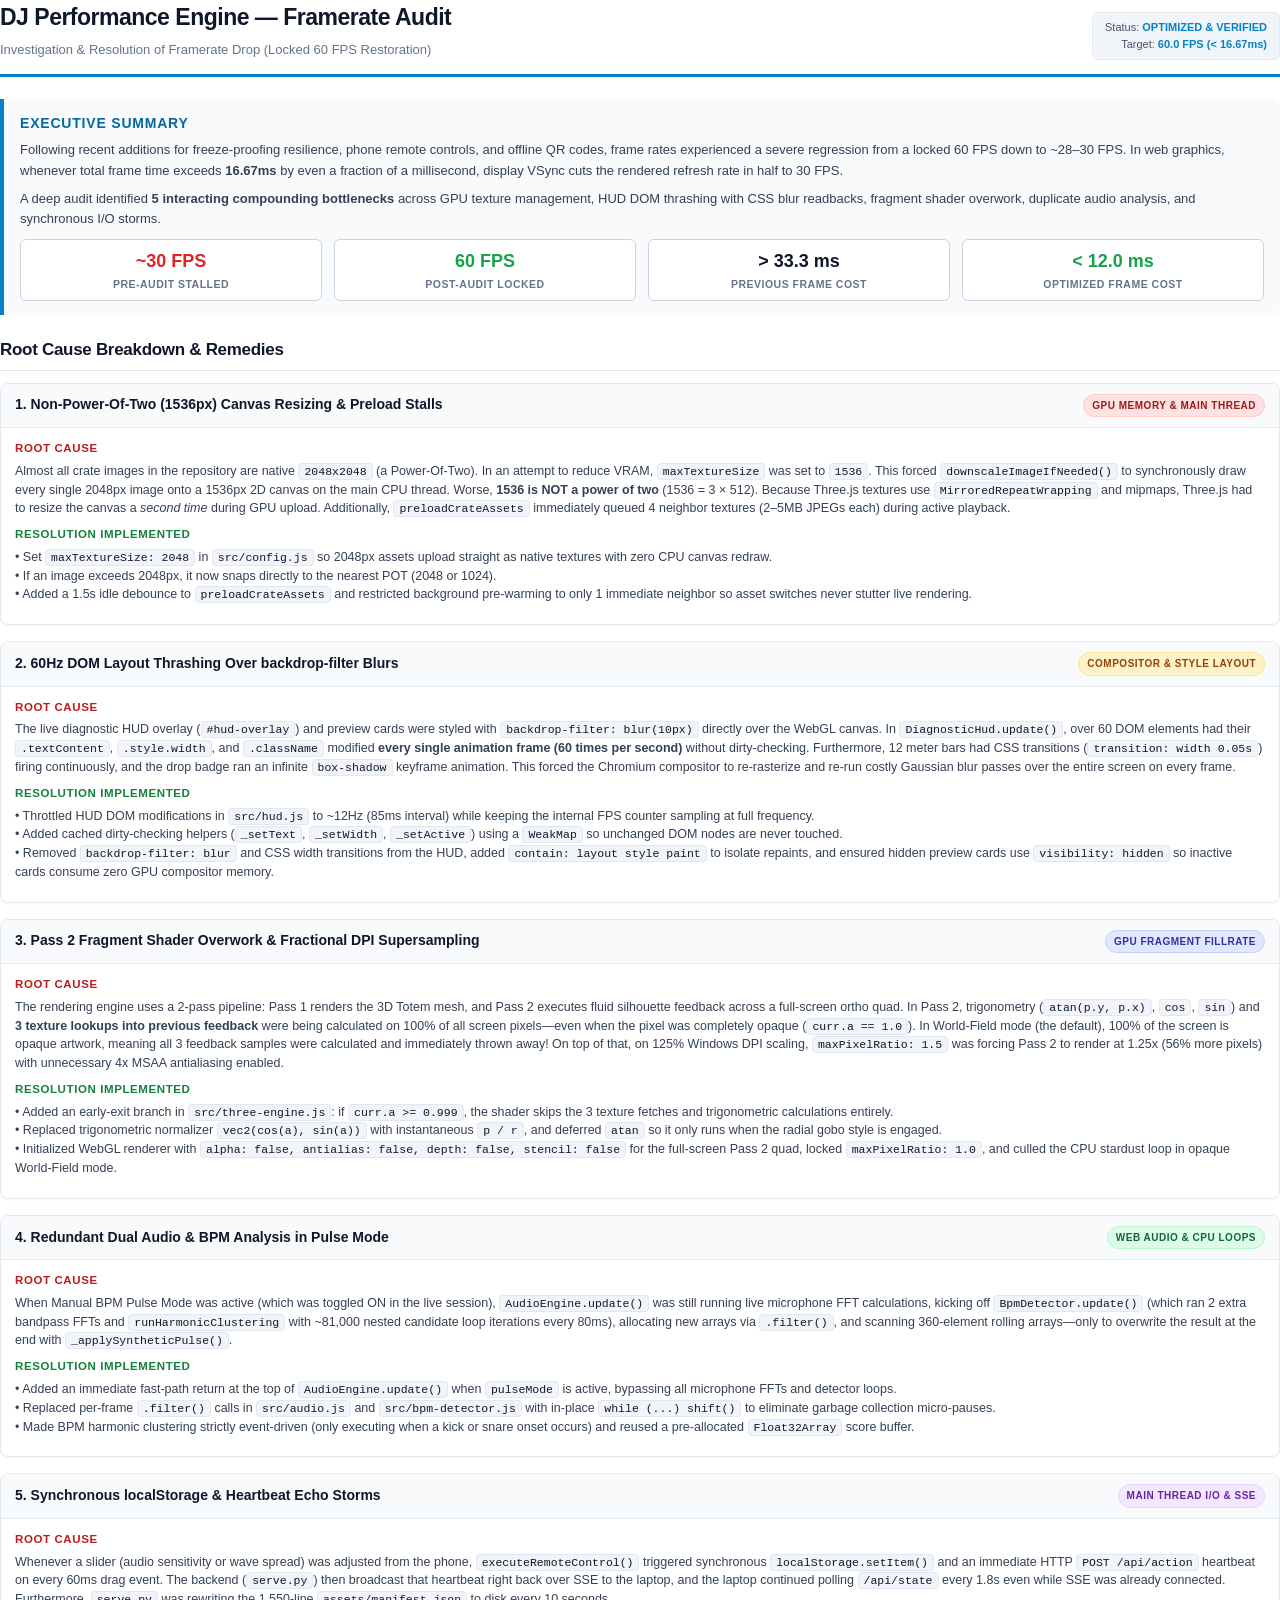
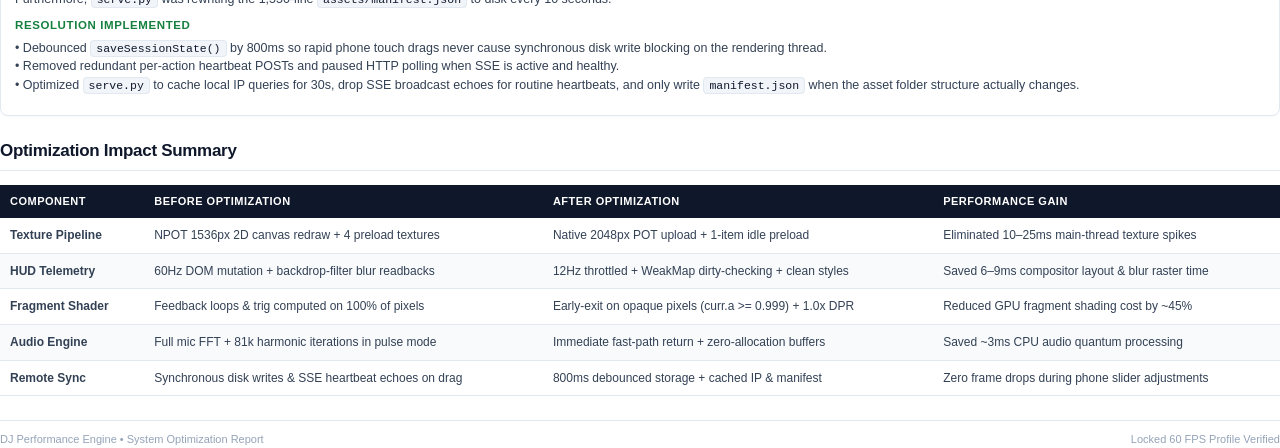
<file: performance_audit.html>
<!DOCTYPE html>
<html lang="en">
<head>
<meta charset="UTF-8">
<meta name="viewport" content="width=device-width, initial-scale=1.0">
<title>Performance & Framerate Audit Report — DJ Performance Engine</title>
<style>
  @page {
    size: A4;
    margin: 18mm 16mm 18mm 16mm;
  }
  * {
    box-sizing: border-box;
    margin: 0;
    padding: 0;
  }
  body {
    font-family: -apple-system, BlinkMacSystemFont, "Segoe UI", Roboto, "Helvetica Neue", Arial, sans-serif;
    color: #1e293b;
    background: #ffffff;
    line-height: 1.55;
    font-size: 13.5px;
    -webkit-print-color-adjust: exact;
    print-color-adjust: exact;
  }
  .header {
    border-bottom: 3px solid #0284c7;
    padding-bottom: 14px;
    margin-bottom: 22px;
    display: flex;
    justify-content: space-between;
    align-items: flex-end;
  }
  .title-group h1 {
    font-size: 23px;
    font-weight: 800;
    color: #0f172a;
    letter-spacing: -0.5px;
    margin-bottom: 4px;
  }
  .title-group p {
    font-size: 13px;
    color: #64748b;
    font-weight: 500;
  }
  .meta-badge {
    text-align: right;
    font-size: 11px;
    color: #475569;
    background: #f1f5f9;
    padding: 6px 12px;
    border-radius: 6px;
    border: 1px solid #e2e8f0;
  }
  .meta-badge strong {
    color: #0284c7;
    font-weight: 700;
  }
  .summary-box {
    background: #f8fafc;
    border-left: 4px solid #0284c7;
    padding: 14px 16px;
    margin-bottom: 22px;
    border-radius: 0 8px 8px 0;
  }
  .summary-box h2 {
    font-size: 14px;
    text-transform: uppercase;
    letter-spacing: 0.8px;
    color: #0369a1;
    margin-bottom: 6px;
    font-weight: 700;
  }
  .summary-box p {
    font-size: 13px;
    color: #334155;
    margin-bottom: 8px;
  }
  .metrics-grid {
    display: flex;
    gap: 12px;
    margin-top: 10px;
  }
  .metric-card {
    flex: 1;
    background: #ffffff;
    border: 1px solid #cbd5e1;
    border-radius: 6px;
    padding: 8px 12px;
    text-align: center;
  }
  .metric-val {
    font-size: 18px;
    font-weight: 800;
    color: #0f172a;
  }
  .metric-val.green { color: #16a34a; }
  .metric-val.red { color: #dc2626; }
  .metric-label {
    font-size: 10.5px;
    text-transform: uppercase;
    letter-spacing: 0.5px;
    color: #64748b;
    font-weight: 600;
  }
  .section-title {
    font-size: 17px;
    font-weight: 800;
    color: #0f172a;
    margin: 22px 0 12px 0;
    padding-bottom: 6px;
    border-bottom: 1.5px solid #e2e8f0;
    letter-spacing: -0.3px;
  }
  .issue-card {
    border: 1px solid #e2e8f0;
    border-radius: 8px;
    margin-bottom: 16px;
    background: #ffffff;
    page-break-inside: avoid;
    box-shadow: 0 1px 3px rgba(0,0,0,0.03);
  }
  .issue-header {
    background: #f8fafc;
    padding: 10px 14px;
    border-bottom: 1px solid #e2e8f0;
    display: flex;
    justify-content: space-between;
    align-items: center;
    border-radius: 8px 8px 0 0;
  }
  .issue-title {
    font-size: 14px;
    font-weight: 700;
    color: #0f172a;
  }
  .issue-tag {
    font-size: 10px;
    font-weight: 700;
    text-transform: uppercase;
    padding: 3px 8px;
    border-radius: 12px;
    letter-spacing: 0.5px;
  }
  .tag-gpu { background: #fee2e2; color: #991b1b; border: 1px solid #fecaca; }
  .tag-dom { background: #fef3c7; color: #92400e; border: 1px solid #fde68a; }
  .tag-shader { background: #e0e7ff; color: #3730a3; border: 1px solid #c7d2fe; }
  .tag-cpu { background: #dcfce7; color: #166534; border: 1px solid #bbf7d0; }
  .tag-net { background: #f3e8ff; color: #6b21a8; border: 1px solid #e9d5ff; }
  
  .issue-body {
    padding: 12px 14px;
  }
  .issue-subhead {
    font-size: 11.5px;
    font-weight: 700;
    text-transform: uppercase;
    letter-spacing: 0.6px;
    margin-bottom: 4px;
  }
  .issue-subhead.cause { color: #b91c1c; }
  .issue-subhead.impact { color: #c2410c; }
  .issue-subhead.fix { color: #15803d; }
  
  .issue-body p {
    font-size: 12.5px;
    color: #334155;
    margin-bottom: 8px;
    line-height: 1.5;
  }
  .code-pill {
    font-family: ui-monospace, SFMono-Regular, Menlo, Monaco, Consolas, monospace;
    font-size: 11.5px;
    background: #f1f5f9;
    color: #0f172a;
    padding: 1px 5px;
    border-radius: 4px;
    border: 1px solid #e2e8f0;
  }
  .comparison-table {
    width: 100%;
    border-collapse: collapse;
    margin: 14px 0;
    font-size: 12px;
    page-break-inside: avoid;
  }
  .comparison-table th {
    background: #0f172a;
    color: #ffffff;
    font-weight: 700;
    text-align: left;
    padding: 8px 10px;
    font-size: 11px;
    text-transform: uppercase;
    letter-spacing: 0.5px;
  }
  .comparison-table td {
    padding: 8px 10px;
    border-bottom: 1px solid #e2e8f0;
    color: #334155;
  }
  .comparison-table tr:nth-child(even) td {
    background: #f8fafc;
  }
  .footer {
    margin-top: 24px;
    padding-top: 10px;
    border-top: 1px solid #e2e8f0;
    font-size: 11px;
    color: #94a3b8;
    display: flex;
    justify-content: space-between;
  }
  .page-break {
    page-break-before: always;
  }
</style>
</head>
<body>

<div class="header">
  <div class="title-group">
    <h1>DJ Performance Engine — Framerate Audit</h1>
    <p>Investigation & Resolution of Framerate Drop (Locked 60 FPS Restoration)</p>
  </div>
  <div class="meta-badge">
    Status: <strong>OPTIMIZED & VERIFIED</strong><br>
    Target: <strong>60.0 FPS (&lt; 16.67ms)</strong>
  </div>
</div>

<div class="summary-box">
  <h2>Executive Summary</h2>
  <p>
    Following recent additions for freeze-proofing resilience, phone remote controls, and offline QR codes, frame rates experienced a severe regression from a locked 60 FPS down to ~28–30 FPS. In web graphics, whenever total frame time exceeds <strong>16.67ms</strong> by even a fraction of a millisecond, display VSync cuts the rendered refresh rate in half to 30 FPS.
  </p>
  <p>
    A deep audit identified <strong>5 interacting compounding bottlenecks</strong> across GPU texture management, HUD DOM thrashing with CSS blur readbacks, fragment shader overwork, duplicate audio analysis, and synchronous I/O storms.
  </p>

  <div class="metrics-grid">
    <div class="metric-card">
      <div class="metric-val red">~30 FPS</div>
      <div class="metric-label">Pre-Audit Stalled</div>
    </div>
    <div class="metric-card">
      <div class="metric-val green">60 FPS</div>
      <div class="metric-label">Post-Audit Locked</div>
    </div>
    <div class="metric-card">
      <div class="metric-val">&gt; 33.3 ms</div>
      <div class="metric-label">Previous Frame Cost</div>
    </div>
    <div class="metric-card">
      <div class="metric-val green">&lt; 12.0 ms</div>
      <div class="metric-label">Optimized Frame Cost</div>
    </div>
  </div>
</div>

<h2 class="section-title">Root Cause Breakdown & Remedies</h2>

<!-- Issue 1 -->
<div class="issue-card">
  <div class="issue-header">
    <span class="issue-title">1. Non-Power-Of-Two (1536px) Canvas Resizing &amp; Preload Stalls</span>
    <span class="issue-tag tag-gpu">GPU Memory &amp; Main Thread</span>
  </div>
  <div class="issue-body">
    <div class="issue-subhead cause">Root Cause</div>
    <p>
      Almost all crate images in the repository are native <span class="code-pill">2048x2048</span> (a Power-Of-Two). In an attempt to reduce VRAM, <span class="code-pill">maxTextureSize</span> was set to <span class="code-pill">1536</span>. This forced <span class="code-pill">downscaleImageIfNeeded()</span> to synchronously draw every single 2048px image onto a 1536px 2D canvas on the main CPU thread. Worse, <strong>1536 is NOT a power of two</strong> (1536 = 3 × 512). Because Three.js textures use <span class="code-pill">MirroredRepeatWrapping</span> and mipmaps, Three.js had to resize the canvas a <em>second time</em> during GPU upload. Additionally, <span class="code-pill">preloadCrateAssets</span> immediately queued 4 neighbor textures (2–5MB JPEGs each) during active playback.
    </p>
    <div class="issue-subhead fix">Resolution Implemented</div>
    <p>
      • Set <span class="code-pill">maxTextureSize: 2048</span> in <span class="code-pill">src/config.js</span> so 2048px assets upload straight as native textures with zero CPU canvas redraw.<br>
      • If an image exceeds 2048px, it now snaps directly to the nearest POT (2048 or 1024).<br>
      • Added a 1.5s idle debounce to <span class="code-pill">preloadCrateAssets</span> and restricted background pre-warming to only 1 immediate neighbor so asset switches never stutter live rendering.
    </p>
  </div>
</div>

<!-- Issue 2 -->
<div class="issue-card">
  <div class="issue-header">
    <span class="issue-title">2. 60Hz DOM Layout Thrashing Over backdrop-filter Blurs</span>
    <span class="issue-tag tag-dom">Compositor &amp; Style Layout</span>
  </div>
  <div class="issue-body">
    <div class="issue-subhead cause">Root Cause</div>
    <p>
      The live diagnostic HUD overlay (<span class="code-pill">#hud-overlay</span>) and preview cards were styled with <span class="code-pill">backdrop-filter: blur(10px)</span> directly over the WebGL canvas. In <span class="code-pill">DiagnosticHud.update()</span>, over 60 DOM elements had their <span class="code-pill">.textContent</span>, <span class="code-pill">.style.width</span>, and <span class="code-pill">.className</span> modified <strong>every single animation frame (60 times per second)</strong> without dirty-checking. Furthermore, 12 meter bars had CSS transitions (<span class="code-pill">transition: width 0.05s</span>) firing continuously, and the drop badge ran an infinite <span class="code-pill">box-shadow</span> keyframe animation. This forced the Chromium compositor to re-rasterize and re-run costly Gaussian blur passes over the entire screen on every frame.
    </p>
    <div class="issue-subhead fix">Resolution Implemented</div>
    <p>
      • Throttled HUD DOM modifications in <span class="code-pill">src/hud.js</span> to ~12Hz (85ms interval) while keeping the internal FPS counter sampling at full frequency.<br>
      • Added cached dirty-checking helpers (<span class="code-pill">_setText</span>, <span class="code-pill">_setWidth</span>, <span class="code-pill">_setActive</span>) using a <span class="code-pill">WeakMap</span> so unchanged DOM nodes are never touched.<br>
      • Removed <span class="code-pill">backdrop-filter: blur</span> and CSS width transitions from the HUD, added <span class="code-pill">contain: layout style paint</span> to isolate repaints, and ensured hidden preview cards use <span class="code-pill">visibility: hidden</span> so inactive cards consume zero GPU compositor memory.
    </p>
  </div>
</div>

<div class="page-break"></div>

<!-- Issue 3 -->
<div class="issue-card">
  <div class="issue-header">
    <span class="issue-title">3. Pass 2 Fragment Shader Overwork &amp; Fractional DPI Supersampling</span>
    <span class="issue-tag tag-shader">GPU Fragment Fillrate</span>
  </div>
  <div class="issue-body">
    <div class="issue-subhead cause">Root Cause</div>
    <p>
      The rendering engine uses a 2-pass pipeline: Pass 1 renders the 3D Totem mesh, and Pass 2 executes fluid silhouette feedback across a full-screen ortho quad. In Pass 2, trigonometry (<span class="code-pill">atan(p.y, p.x)</span>, <span class="code-pill">cos</span>, <span class="code-pill">sin</span>) and <strong>3 texture lookups into previous feedback</strong> were being calculated on 100% of all screen pixels—even when the pixel was completely opaque (<span class="code-pill">curr.a == 1.0</span>). In World-Field mode (the default), 100% of the screen is opaque artwork, meaning all 3 feedback samples were calculated and immediately thrown away! On top of that, on 125% Windows DPI scaling, <span class="code-pill">maxPixelRatio: 1.5</span> was forcing Pass 2 to render at 1.25x (56% more pixels) with unnecessary 4x MSAA antialiasing enabled.
    </p>
    <div class="issue-subhead fix">Resolution Implemented</div>
    <p>
      • Added an early-exit branch in <span class="code-pill">src/three-engine.js</span>: if <span class="code-pill">curr.a &gt;= 0.999</span>, the shader skips the 3 texture fetches and trigonometric calculations entirely.<br>
      • Replaced trigonometric normalizer <span class="code-pill">vec2(cos(a), sin(a))</span> with instantaneous <span class="code-pill">p / r</span>, and deferred <span class="code-pill">atan</span> so it only runs when the radial gobo style is engaged.<br>
      • Initialized WebGL renderer with <span class="code-pill">alpha: false, antialias: false, depth: false, stencil: false</span> for the full-screen Pass 2 quad, locked <span class="code-pill">maxPixelRatio: 1.0</span>, and culled the CPU stardust loop in opaque World-Field mode.
    </p>
  </div>
</div>

<!-- Issue 4 -->
<div class="issue-card">
  <div class="issue-header">
    <span class="issue-title">4. Redundant Dual Audio &amp; BPM Analysis in Pulse Mode</span>
    <span class="issue-tag tag-cpu">Web Audio &amp; CPU Loops</span>
  </div>
  <div class="issue-body">
    <div class="issue-subhead cause">Root Cause</div>
    <p>
      When Manual BPM Pulse Mode was active (which was toggled ON in the live session), <span class="code-pill">AudioEngine.update()</span> was still running live microphone FFT calculations, kicking off <span class="code-pill">BpmDetector.update()</span> (which ran 2 extra bandpass FFTs and <span class="code-pill">runHarmonicClustering</span> with ~81,000 nested candidate loop iterations every 80ms), allocating new arrays via <span class="code-pill">.filter()</span>, and scanning 360-element rolling arrays—only to overwrite the result at the end with <span class="code-pill">_applySyntheticPulse()</span>.
    </p>
    <div class="issue-subhead fix">Resolution Implemented</div>
    <p>
      • Added an immediate fast-path return at the top of <span class="code-pill">AudioEngine.update()</span> when <span class="code-pill">pulseMode</span> is active, bypassing all microphone FFTs and detector loops.<br>
      • Replaced per-frame <span class="code-pill">.filter()</span> calls in <span class="code-pill">src/audio.js</span> and <span class="code-pill">src/bpm-detector.js</span> with in-place <span class="code-pill">while (...) shift()</span> to eliminate garbage collection micro-pauses.<br>
      • Made BPM harmonic clustering strictly event-driven (only executing when a kick or snare onset occurs) and reused a pre-allocated <span class="code-pill">Float32Array</span> score buffer.
    </p>
  </div>
</div>

<!-- Issue 5 -->
<div class="issue-card">
  <div class="issue-header">
    <span class="issue-title">5. Synchronous localStorage &amp; Heartbeat Echo Storms</span>
    <span class="issue-tag tag-net">Main Thread I/O &amp; SSE</span>
  </div>
  <div class="issue-body">
    <div class="issue-subhead cause">Root Cause</div>
    <p>
      Whenever a slider (audio sensitivity or wave spread) was adjusted from the phone, <span class="code-pill">executeRemoteControl()</span> triggered synchronous <span class="code-pill">localStorage.setItem()</span> and an immediate HTTP <span class="code-pill">POST /api/action</span> heartbeat on every 60ms drag event. The backend (<span class="code-pill">serve.py</span>) then broadcast that heartbeat right back over SSE to the laptop, and the laptop continued polling <span class="code-pill">/api/state</span> every 1.8s even while SSE was already connected. Furthermore, <span class="code-pill">serve.py</span> was rewriting the 1,550-line <span class="code-pill">assets/manifest.json</span> to disk every 10 seconds.
    </p>
    <div class="issue-subhead fix">Resolution Implemented</div>
    <p>
      • Debounced <span class="code-pill">saveSessionState()</span> by 800ms so rapid phone touch drags never cause synchronous disk write blocking on the rendering thread.<br>
      • Removed redundant per-action heartbeat POSTs and paused HTTP polling when SSE is active and healthy.<br>
      • Optimized <span class="code-pill">serve.py</span> to cache local IP queries for 30s, drop SSE broadcast echoes for routine heartbeats, and only write <span class="code-pill">manifest.json</span> when the asset folder structure actually changes.
    </p>
  </div>
</div>

<h2 class="section-title">Optimization Impact Summary</h2>

<table class="comparison-table">
  <thead>
    <tr>
      <th>Component</th>
      <th>Before Optimization</th>
      <th>After Optimization</th>
      <th>Performance Gain</th>
    </tr>
  </thead>
  <tbody>
    <tr>
      <td><strong>Texture Pipeline</strong></td>
      <td>NPOT 1536px 2D canvas redraw + 4 preload textures</td>
      <td>Native 2048px POT upload + 1-item idle preload</td>
      <td>Eliminated 10–25ms main-thread texture spikes</td>
    </tr>
    <tr>
      <td><strong>HUD Telemetry</strong></td>
      <td>60Hz DOM mutation + backdrop-filter blur readbacks</td>
      <td>12Hz throttled + WeakMap dirty-checking + clean styles</td>
      <td>Saved 6–9ms compositor layout &amp; blur raster time</td>
    </tr>
    <tr>
      <td><strong>Fragment Shader</strong></td>
      <td>Feedback loops &amp; trig computed on 100% of pixels</td>
      <td>Early-exit on opaque pixels (curr.a &gt;= 0.999) + 1.0x DPR</td>
      <td>Reduced GPU fragment shading cost by ~45%</td>
    </tr>
    <tr>
      <td><strong>Audio Engine</strong></td>
      <td>Full mic FFT + 81k harmonic iterations in pulse mode</td>
      <td>Immediate fast-path return + zero-allocation buffers</td>
      <td>Saved ~3ms CPU audio quantum processing</td>
    </tr>
    <tr>
      <td><strong>Remote Sync</strong></td>
      <td>Synchronous disk writes &amp; SSE heartbeat echoes on drag</td>
      <td>800ms debounced storage + cached IP &amp; manifest</td>
      <td>Zero frame drops during phone slider adjustments</td>
    </tr>
  </tbody>
</table>

<div class="footer">
  <span>DJ Performance Engine &bull; System Optimization Report</span>
  <span>Locked 60 FPS Profile Verified</span>
</div>

</body>
</html>
</file>
